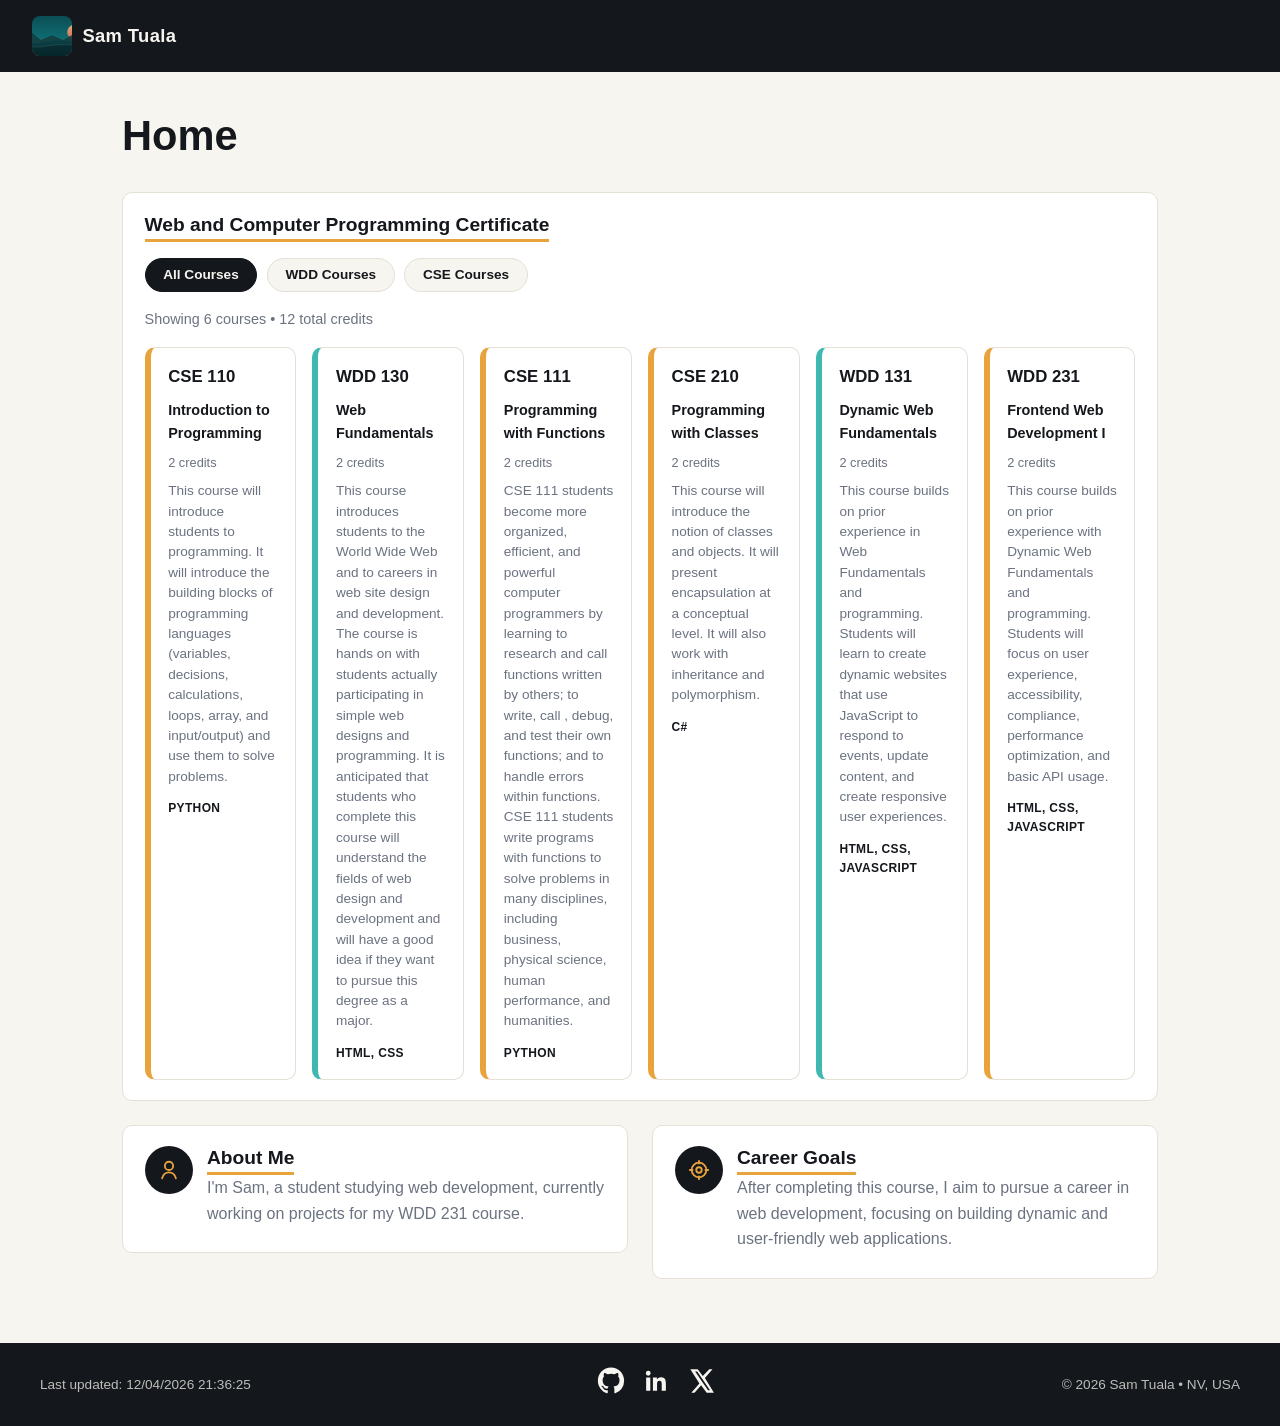
<file: index.html>
<!DOCTYPE html>
<html lang="en">
<head>
  <meta charset="UTF-8">
  <meta name="viewport" content="width=device-width, initial-scale=1.0">
  <title>Sam Tuala | WDD 231 Home</title>
  <meta name="description" content="Home page for Sam Tuala's WDD 231 course projects, including the Chamber of Commerce site and final project.">
  <meta name="author" content="Sam Tuala">

    <link rel="preconnect" href="https://fonts.googleapis.com">
    <link rel="preconnect" href="https://fonts.gstatic.com" crossorigin>
    <link href="https://fonts.googleapis.com/css2?family=Roboto:ital,wght@0,100..900;1,100..900&display=swap" rel="stylesheet">
  <link rel="stylesheet" href="styles/normalize.css">
  <link rel="stylesheet" href="styles/small.css">
  <link rel="stylesheet" href="styles/larger.css">

  <script src="scripts/navigation.js" defer></script>
  <script src="scripts/date.js" defer></script>
  <script src="scripts/courses.js" defer></script>
  <script src="scripts/course.js" defer></script>
</head>
<body>

  <header>
    <div class="brand">
      <img src="images/logo.svg" alt="" width="40" height="40" class="logo">
      <span class="site-name">Sam Tuala</span>
    </div>
    <button id="menuToggle" class="hamburger" aria-label="Open menu" aria-expanded="false" aria-controls="primaryNav">
      <span></span>
      <span></span>
      <span></span>
    </button>
    <nav id="primaryNav">
      <ul>
        <li><a href="index.html" aria-current="page">Home</a></li>
        <li><a href="chamber/index.html">Chamber</a></li>
        <li><a href="final/index.html">Final</a></li>
      </ul>
    </nav>
  </header>

  <main>
    <h1>Home</h1>

    <section class="about">
      <div class="icon-badge" aria-hidden="true">
        <svg viewBox="0 0 24 24" width="22" height="22"><path fill="none" stroke="currentColor" stroke-width="2" stroke-linecap="round" stroke-linejoin="round" d="M12 12a4.5 4.5 0 1 0 0-9 4.5 4.5 0 0 0 0 9Zm-7.5 9c1-4 4-6.5 7.5-6.5s6.5 2.5 7.5 6.5"/></svg>
      </div>
      <div class="section-body">
        <h2>About Me</h2>
        <p>I'm Sam, a student studying web development, currently working on projects for my WDD 231 course.</p>
      </div>
    </section>

    <section class="certificate" id="certificate">
      <h2>Web and Computer Programming Certificate</h2>

      <div class="course-filters" role="group" aria-label="Filter courses by subject">
        <button class="filter-btn active" data-filter="all" type="button">All Courses</button>
        <button class="filter-btn" data-filter="wdd" type="button">WDD Courses</button>
        <button class="filter-btn" data-filter="cse" type="button">CSE Courses</button>
      </div>

      <p class="course-summary">
        Showing <span id="courseCount">0</span> courses &bull; <span id="creditCount">0</span> total credits
      </p>

      <div class="course-list" id="courseList"></div>
    </section>

    <section class="career">
      <div class="icon-badge" aria-hidden="true">
        <svg viewBox="0 0 24 24" width="22" height="22"><circle cx="12" cy="12" r="8" fill="none" stroke="currentColor" stroke-width="2"/><circle cx="12" cy="12" r="3" fill="none" stroke="currentColor" stroke-width="2"/><path stroke="currentColor" stroke-width="2" stroke-linecap="round" d="M12 2v3M12 19v3M2 12h3M19 12h3"/></svg>
      </div>
      <div class="section-body">
        <h2>Career Goals</h2>
        <p>After completing this course, I aim to pursue a career in web development, focusing on building dynamic and user-friendly web applications.</p>
      </div>
    </section>
  </main>

  <footer>
    <div class="social">
      <a href="https://github.com/usoguacho" target="_blank" rel="noopener" aria-label="GitHub profile">
        <svg viewBox="0 0 24 24" width="28" height="28" aria-hidden="true"><path fill="currentColor" d="M12 .5C5.73.5.75 5.48.75 11.75c0 4.99 3.24 9.22 7.74 10.72.57.1.78-.25.78-.55v-2.06c-3.15.68-3.81-1.34-3.81-1.34-.51-1.31-1.25-1.66-1.25-1.66-1.02-.7.08-.69.08-.69 1.13.08 1.72 1.16 1.72 1.16 1 1.72 2.63 1.22 3.27.93.1-.73.39-1.22.71-1.5-2.51-.29-5.15-1.26-5.15-5.6 0-1.24.44-2.25 1.16-3.04-.12-.29-.5-1.45.11-3.02 0 0 .95-.31 3.12 1.16a10.7 10.7 0 0 1 5.68 0c2.16-1.47 3.11-1.16 3.11-1.16.62 1.57.23 2.73.11 3.02.72.79 1.16 1.8 1.16 3.04 0 4.36-2.65 5.31-5.17 5.59.41.35.76 1.04.76 2.11v3.13c0 .3.21.66.79.55A11.26 11.26 0 0 0 23.25 11.75C23.25 5.48 18.27.5 12 .5Z"/></svg>
      </a>
      <a href="https://www.linkedin.com/in/samuel-tuala-50111266/" target="_blank" rel="noopener" aria-label="LinkedIn profile">
        <svg viewBox="0 0 24 24" width="28" height="28" aria-hidden="true"><path fill="currentColor" d="M20.45 20.45h-3.55v-5.57c0-1.33-.02-3.03-1.85-3.03-1.86 0-2.14 1.45-2.14 2.94v5.66H9.36V9h3.41v1.56h.05c.48-.9 1.64-1.85 3.37-1.85 3.6 0 4.27 2.37 4.27 5.46v6.28ZM5.34 7.43a2.06 2.06 0 1 1 0-4.12 2.06 2.06 0 0 1 0 4.12ZM7.12 20.45H3.56V9h3.56v11.45Z"/></svg>
      </a>
      <a href="https://x.com/" target="_blank" rel="noopener" aria-label="X (Twitter) profile">
        <svg viewBox="0 0 24 24" width="28" height="28" aria-hidden="true"><path fill="currentColor" d="M18.24 2H21l-6.5 7.43L22.2 22h-6.16l-4.83-6.32L5.6 22H2.83l6.95-7.95L2 2h6.32l4.37 5.78L18.24 2Zm-1.08 18h1.7L7.9 3.9H6.1L17.16 20Z"/></svg>
      </a>
    </div>

    <p class="copyright">&copy; <span id="currentYear"></span> Sam Tuala &bull; NV, USA</p>
    <p id="lastModified"></p>
  </footer>

</body>
</html>
</file>
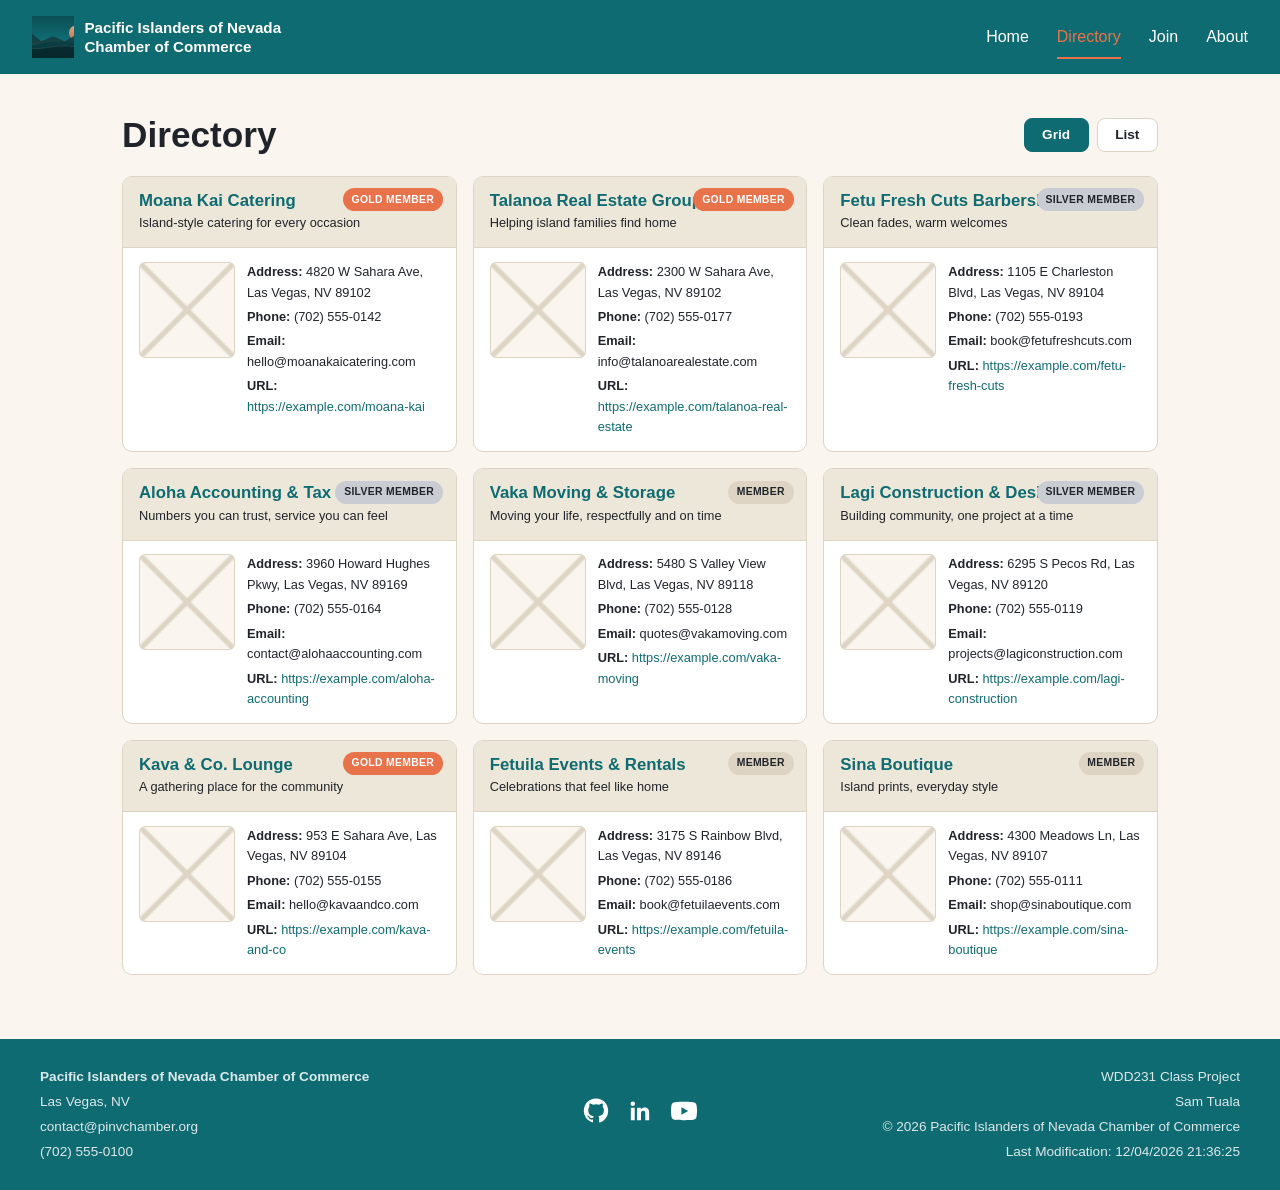
<file: chamber/directory.html>
<!DOCTYPE html>
<html lang="en">
<head>
  <meta charset="UTF-8">
  <meta name="viewport" content="width=device-width, initial-scale=1.0">
  <title>Directory | Pacific Islanders of Nevada Chamber of Commerce</title>
  <meta name="description" content="Browse member businesses of the Pacific Islanders of Nevada Chamber of Commerce.">
  <meta name="author" content="Sam Tuala">

  <link rel="icon" href="images/favicon.ico">

  <meta property="og:title" content="Directory | Pacific Islanders of Nevada Chamber">
  <meta property="og:description" content="Browse member businesses of the Pacific Islanders of Nevada Chamber of Commerce, from catering and real estate to barbershops and boutiques.">
  <meta property="og:image" content="https://usoguacho.github.io/wdd231/chamber/images/logo.svg">
  <meta property="og:url" content="https://usoguacho.github.io/wdd231/chamber/directory.html">

  <link rel="preconnect" href="https://fonts.googleapis.com">
    <link rel="preconnect" href="https://fonts.gstatic.com" crossorigin>
    <link href="https://fonts.googleapis.com/css2?family=Roboto:ital,wght@0,100..900;1,100..900&display=swap" rel="stylesheet">

  <link rel="stylesheet" href="styles/normalize.css">
  <link rel="stylesheet" href="styles/small.css">
  <link rel="stylesheet" href="styles/larger.css">

  <script src="scripts/navigation.js" defer></script>
  <script src="scripts/date.js" defer></script>
  <script src="scripts/directory.js" defer></script>
</head>
<body>

  <header>
    <div class="brand">
      <img src="images/logo.svg" alt="" width="42" height="42" class="logo">
      <span class="site-name">Pacific Islanders of Nevada<br>Chamber of Commerce</span>
    </div>
    <button id="menuToggle" class="hamburger" aria-label="Open menu" aria-expanded="false" aria-controls="primaryNav">
      <span></span>
      <span></span>
      <span></span>
    </button>
    <nav id="primaryNav">
      <ul>
        <li><a href="index.html">Home</a></li>
        <li><a href="directory.html" aria-current="page">Directory</a></li>
        <li><a href="join.html">Join</a></li>
        <li><a href="about.html">About</a></li>
      </ul>
    </nav>
  </header>

  <main>
    <div class="directory-header">
      <h1>Directory</h1>
      <div class="view-toggle" role="group" aria-label="Choose directory view">
        <button id="gridBtn" class="view-btn active" type="button" aria-pressed="true">Grid</button>
        <button id="listBtn" class="view-btn" type="button" aria-pressed="false">List</button>
      </div>
    </div>

    <div id="directoryList" class="directory-list grid-view"></div>
  </main>

  <footer>
    <div class="footer-info">
      <p><strong>Pacific Islanders of Nevada Chamber of Commerce</strong></p>
      <p>Las Vegas, NV</p>
      <p>contact@pinvchamber.org</p>
      <p>(702) 555-0100</p>
    </div>

    <div class="social">
      <a href="https://github.com/usoguacho" target="_blank" rel="noopener" aria-label="GitHub profile">
        <svg viewBox="0 0 24 24" width="26" height="26" aria-hidden="true"><path fill="currentColor" d="M12 .5C5.73.5.75 5.48.75 11.75c0 4.99 3.24 9.22 7.74 10.72.57.1.78-.25.78-.55v-2.06c-3.15.68-3.81-1.34-3.81-1.34-.51-1.31-1.25-1.66-1.25-1.66-1.02-.7.08-.69.08-.69 1.13.08 1.72 1.16 1.72 1.16 1 1.72 2.63 1.22 3.27.93.1-.73.39-1.22.71-1.5-2.51-.29-5.15-1.26-5.15-5.6 0-1.24.44-2.25 1.16-3.04-.12-.29-.5-1.45.11-3.02 0 0 .95-.31 3.12 1.16a10.7 10.7 0 0 1 5.68 0c2.16-1.47 3.11-1.16 3.11-1.16.62 1.57.23 2.73.11 3.02.72.79 1.16 1.8 1.16 3.04 0 4.36-2.65 5.31-5.17 5.59.41.35.76 1.04.76 2.11v3.13c0 .3.21.66.79.55A11.26 11.26 0 0 0 23.25 11.75C23.25 5.48 18.27.5 12 .5Z"/></svg>
      </a>
      <a href="https://www.linkedin.com/" target="_blank" rel="noopener" aria-label="LinkedIn profile">
        <svg viewBox="0 0 24 24" width="26" height="26" aria-hidden="true"><path fill="currentColor" d="M20.45 20.45h-3.55v-5.57c0-1.33-.02-3.03-1.85-3.03-1.86 0-2.14 1.45-2.14 2.94v5.66H9.36V9h3.41v1.56h.05c.48-.9 1.64-1.85 3.37-1.85 3.6 0 4.27 2.37 4.27 5.46v6.28ZM5.34 7.43a2.06 2.06 0 1 1 0-4.12 2.06 2.06 0 0 1 0 4.12ZM7.12 20.45H3.56V9h3.56v11.45Z"/></svg>
      </a>
      <a href="https://youtube.com" target="_blank" rel="noopener" aria-label="YouTube channel">
        <svg viewBox="0 0 24 24" width="26" height="26" aria-hidden="true"><path fill="currentColor" d="M23.5 6.2a3 3 0 0 0-2.1-2.1C19.5 3.5 12 3.5 12 3.5s-7.5 0-9.4.6A3 3 0 0 0 .5 6.2 31 31 0 0 0 0 12a31 31 0 0 0 .5 5.8 3 3 0 0 0 2.1 2.1c1.9.6 9.4.6 9.4.6s7.5 0 9.4-.6a3 3 0 0 0 2.1-2.1A31 31 0 0 0 24 12a31 31 0 0 0-.5-5.8ZM9.6 15.5v-7l6.3 3.5-6.3 3.5Z"/></svg>
      </a>
    </div>

    <div class="footer-meta">
      <p>WDD231 Class Project</p>
      <p>Sam Tuala</p>
      <p>&copy; <span id="currentYear"></span> Pacific Islanders of Nevada Chamber of Commerce</p>
      <p id="lastModified"></p>
    </div>
  </footer>

</body>
</html>
</file>
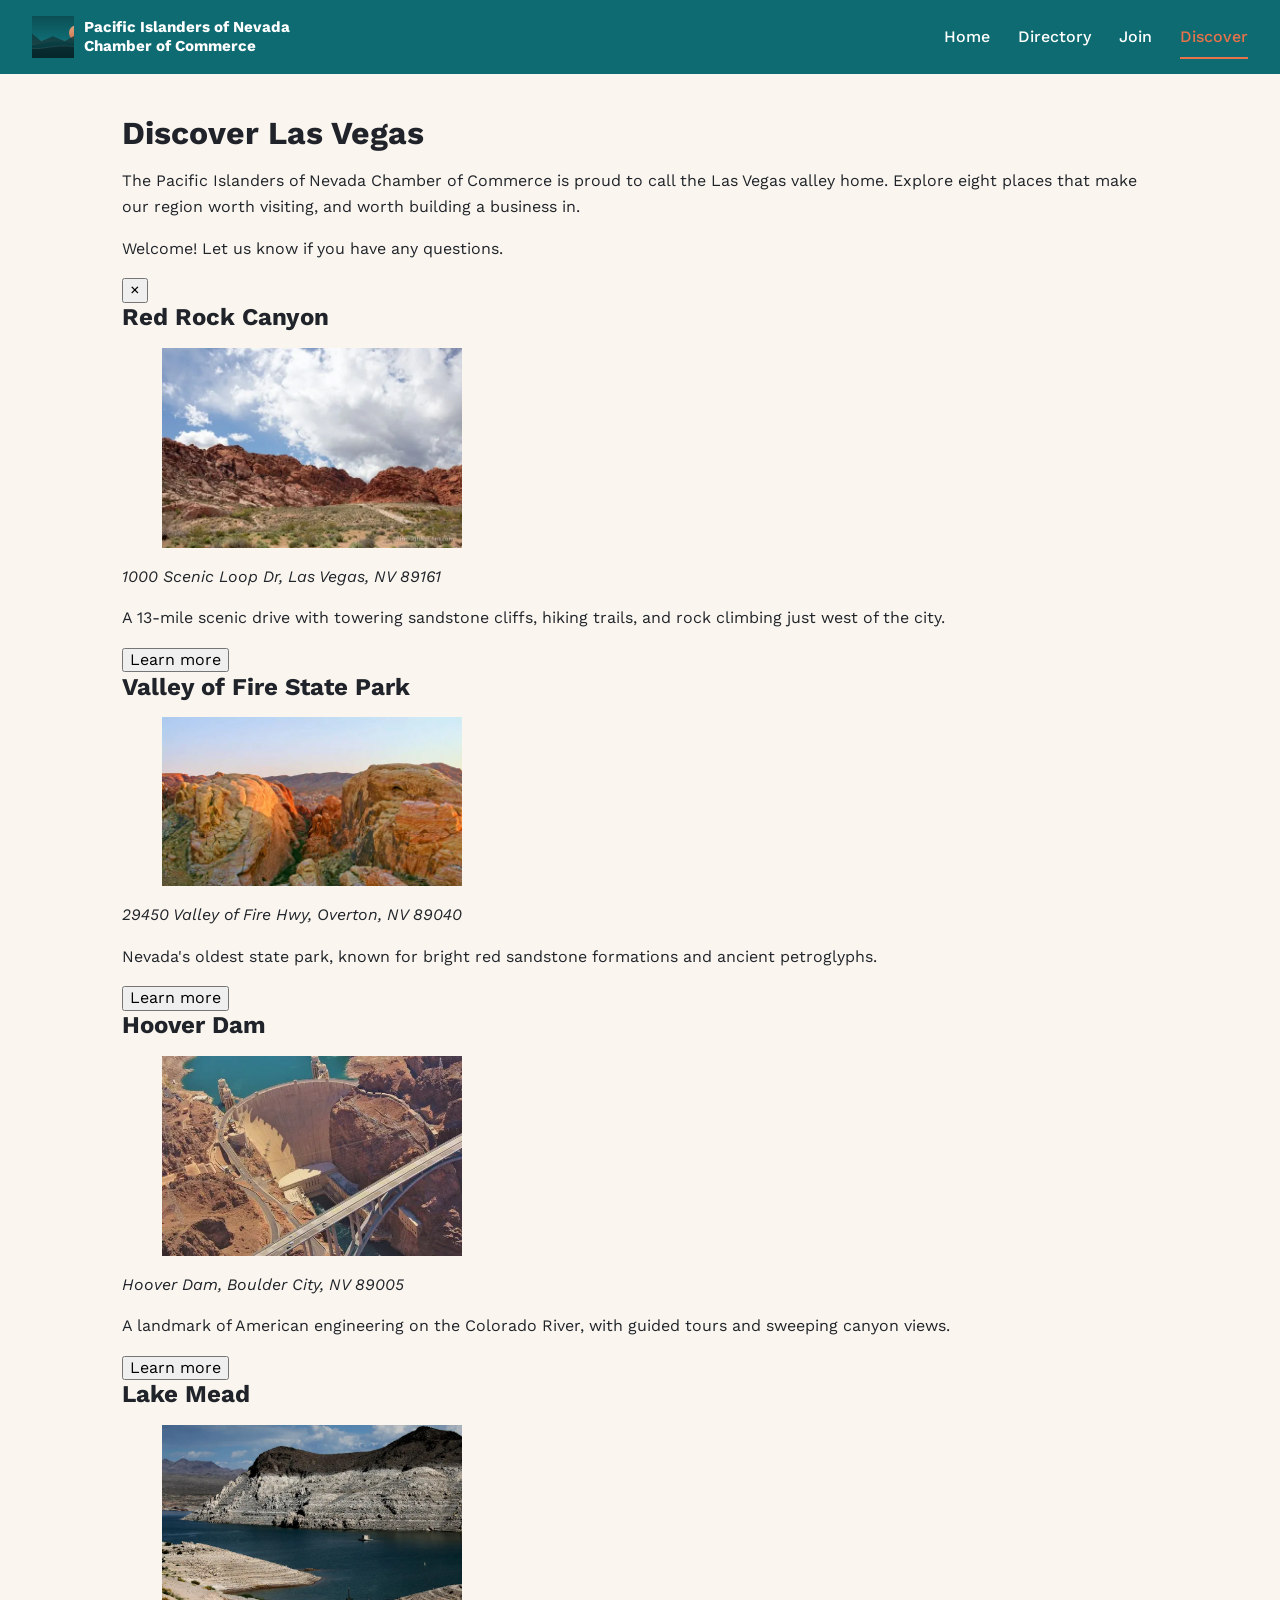
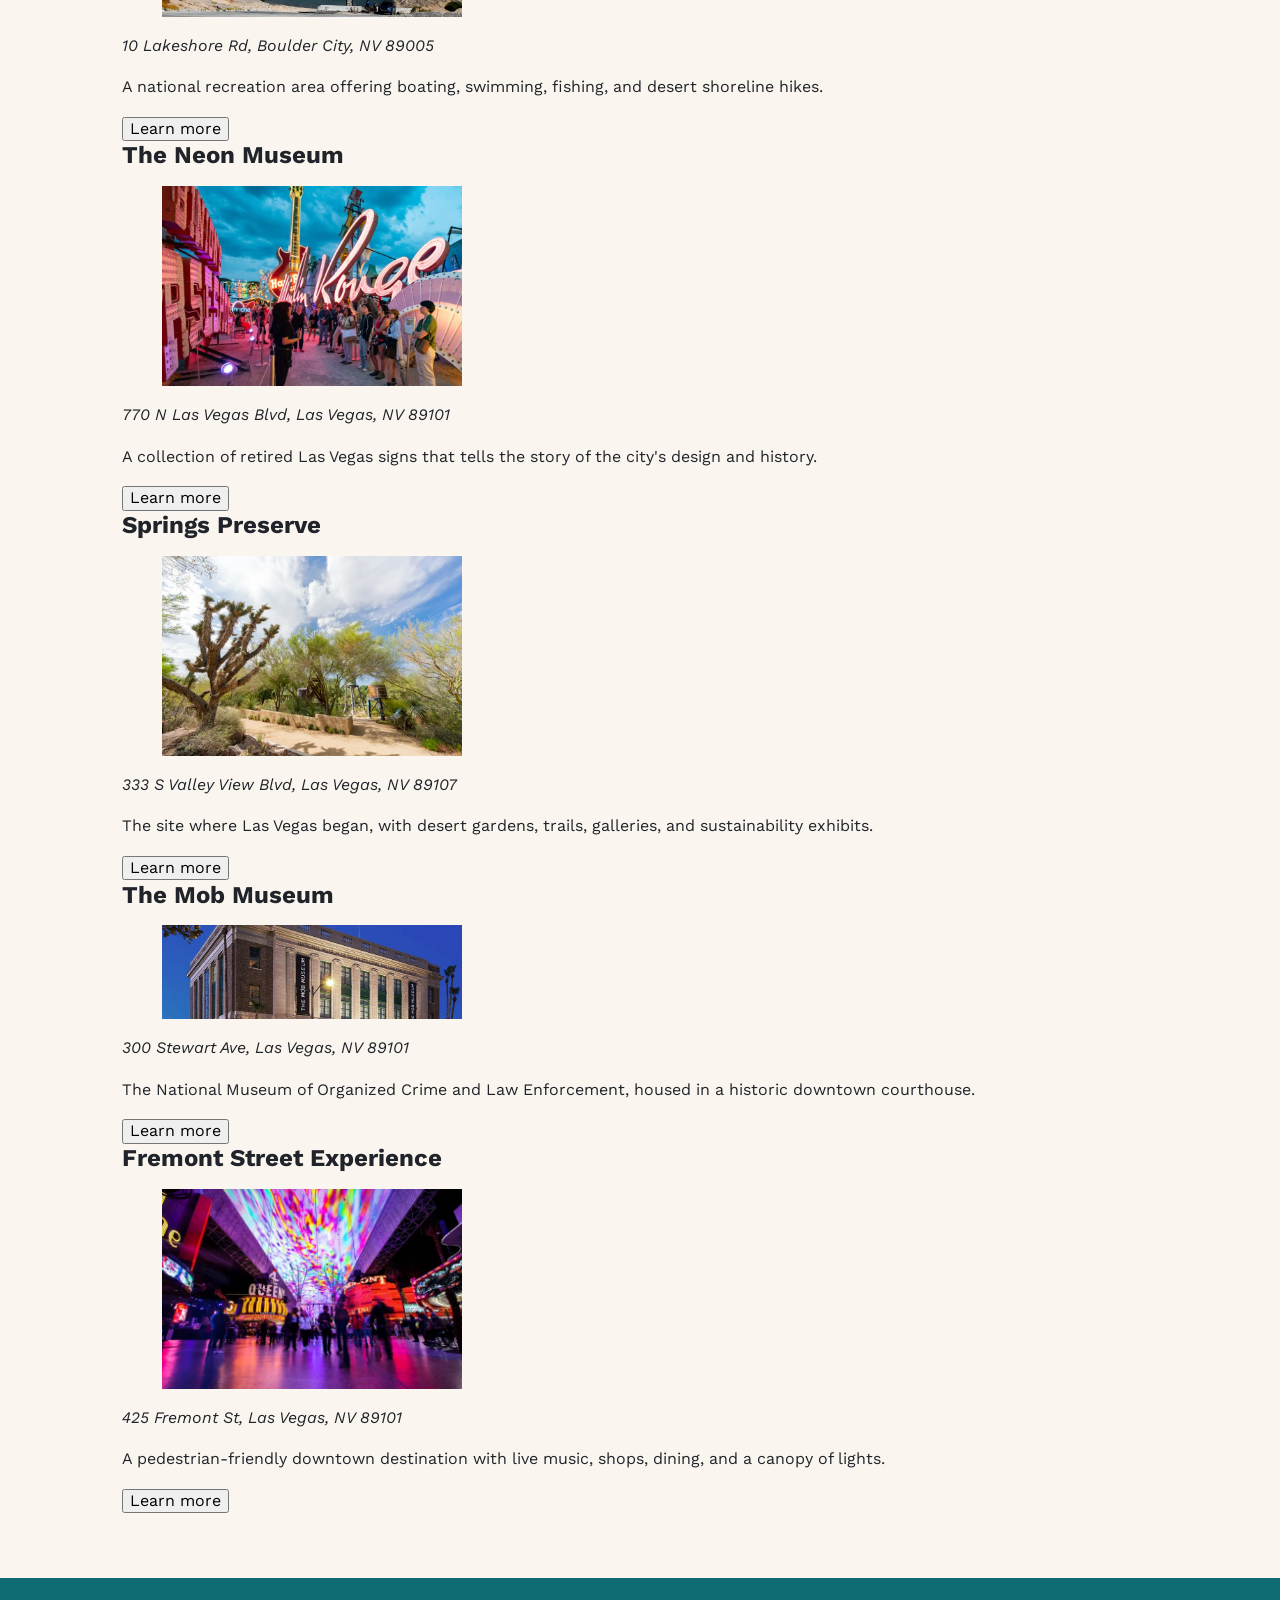
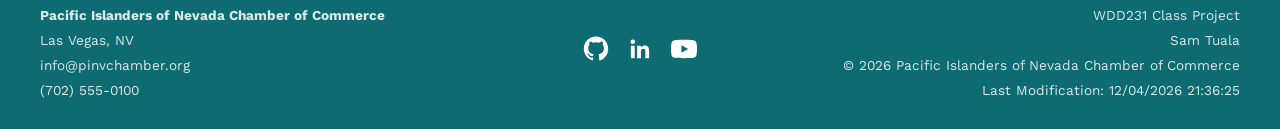
<file: chamber/discover.html>
<!DOCTYPE html>
<html lang="en">
<head>
  <meta charset="UTF-8">
  <meta name="viewport" content="width=device-width, initial-scale=1.0">
  <title>Discover Las Vegas | Pacific Islanders of Nevada Chamber</title>
  <meta name="description" content="Explore eight Las Vegas area attractions, from Red Rock Canyon to Hoover Dam, curated by the Pacific Islanders of Nevada Chamber of Commerce.">
  <meta name="author" content="Your Name">

  <link rel="icon" href="images/logo.svg" type="image/svg+xml">

  <meta property="og:title" content="Discover Las Vegas | Pacific Islanders of Nevada Chamber">
  <meta property="og:description" content="Explore eight Las Vegas area attractions, from Red Rock Canyon to Hoover Dam, curated by the Pacific Islanders of Nevada Chamber of Commerce.">
  <meta property="og:image" content="https://usoguacho.github.io/wdd231/chamber/images/og-image.png">
  <meta property="og:url" content="https://usoguacho.github.io/wdd231/chamber/discover.html">
  <meta property="og:type" content="website">

  <link rel="preconnect" href="https://fonts.googleapis.com">
  <link rel="preconnect" href="https://fonts.gstatic.com" crossorigin>
  <link href="https://fonts.googleapis.com/css2?family=Work+Sans:wght@400;500;600;700&display=swap" rel="stylesheet">

  <link rel="stylesheet" href="styles/normalize.css">
  <link rel="stylesheet" href="styles/small.css">
  <link rel="stylesheet" href="styles/medium.css">
  <link rel="stylesheet" href="styles/larger.css">

  <script src="scripts/navigation.js" defer></script>
  <script src="scripts/date.js" defer></script>
  <script type="module" src="scripts/visit.js"></script>
  <script type="module" src="scripts/discover.js"></script>
</head>
<body>

  <header>
    <div class="brand">
      <img src="images/logo.svg" alt="" width="42" height="42" class="logo">
      <span class="site-name">Pacific Islanders of Nevada<br>Chamber of Commerce</span>
    </div>
    <button id="menuToggle" class="hamburger" aria-label="Open menu" aria-expanded="false" aria-controls="primaryNav">
      <span></span>
      <span></span>
      <span></span>
    </button>
    <nav id="primaryNav">
      <ul>
        <li><a href="index.html">Home</a></li>
        <li><a href="directory.html">Directory</a></li>
        <li><a href="join.html">Join</a></li>
        <li><a href="discover.html" aria-current="page">Discover</a></li>
      </ul>
    </nav>
  </header>

  <main>
    <h1>Discover Las Vegas</h1>
    <p class="page-intro">The Pacific Islanders of Nevada Chamber of Commerce is proud to call the Las Vegas valley home. Explore eight places that make our region worth visiting, and worth building a business in.</p>

    <div id="visitMessage" class="visit-message" role="status">
      <p id="visitMessageText"></p>
      <button id="visitClose" type="button" aria-label="Dismiss visit message">&times;</button>
    </div>

    <div id="discoverGrid" class="discover-grid"></div>
  </main>

  <footer>
    <div class="footer-info">
      <p><strong>Pacific Islanders of Nevada Chamber of Commerce</strong></p>
      <p>Las Vegas, NV</p>
      <p>info@pinvchamber.org</p>
      <p>(702) 555-0100</p>
    </div>

    <div class="social">
      <a href="https://github.com/usoguacho" target="_blank" rel="noopener" aria-label="GitHub profile">
        <svg viewBox="0 0 24 24" width="26" height="26" aria-hidden="true"><path fill="currentColor" d="M12 .5C5.73.5.75 5.48.75 11.75c0 4.99 3.24 9.22 7.74 10.72.57.1.78-.25.78-.55v-2.06c-3.15.68-3.81-1.34-3.81-1.34-.51-1.31-1.25-1.66-1.25-1.66-1.02-.7.08-.69.08-.69 1.13.08 1.72 1.16 1.72 1.16 1 1.72 2.63 1.22 3.27.93.1-.73.39-1.22.71-1.5-2.51-.29-5.15-1.26-5.15-5.6 0-1.24.44-2.25 1.16-3.04-.12-.29-.5-1.45.11-3.02 0 0 .95-.31 3.12 1.16a10.7 10.7 0 0 1 5.68 0c2.16-1.47 3.11-1.16 3.11-1.16.62 1.57.23 2.73.11 3.02.72.79 1.16 1.8 1.16 3.04 0 4.36-2.65 5.31-5.17 5.59.41.35.76 1.04.76 2.11v3.13c0 .3.21.66.79.55A11.26 11.26 0 0 0 23.25 11.75C23.25 5.48 18.27.5 12 .5Z"/></svg>
      </a>
      <a href="https://www.linkedin.com/in/yourusername" target="_blank" rel="noopener" aria-label="LinkedIn profile">
        <svg viewBox="0 0 24 24" width="26" height="26" aria-hidden="true"><path fill="currentColor" d="M20.45 20.45h-3.55v-5.57c0-1.33-.02-3.03-1.85-3.03-1.86 0-2.14 1.45-2.14 2.94v5.66H9.36V9h3.41v1.56h.05c.48-.9 1.64-1.85 3.37-1.85 3.6 0 4.27 2.37 4.27 5.46v6.28ZM5.34 7.43a2.06 2.06 0 1 1 0-4.12 2.06 2.06 0 0 1 0 4.12ZM7.12 20.45H3.56V9h3.56v11.45Z"/></svg>
      </a>
      <a href="https://youtube.com" target="_blank" rel="noopener" aria-label="YouTube channel">
        <svg viewBox="0 0 24 24" width="26" height="26" aria-hidden="true"><path fill="currentColor" d="M23.5 6.2a3 3 0 0 0-2.1-2.1C19.5 3.5 12 3.5 12 3.5s-7.5 0-9.4.6A3 3 0 0 0 .5 6.2 31 31 0 0 0 0 12a31 31 0 0 0 .5 5.8 3 3 0 0 0 2.1 2.1c1.9.6 9.4.6 9.4.6s7.5 0 9.4-.6a3 3 0 0 0 2.1-2.1A31 31 0 0 0 24 12a31 31 0 0 0-.5-5.8ZM9.6 15.5v-7l6.3 3.5-6.3 3.5Z"/></svg>
      </a>
    </div>

    <div class="footer-meta">
      <p>WDD231 Class Project</p>
      <p>Sam Tuala</p>
      <p>&copy; <span id="currentYear"></span> Pacific Islanders of Nevada Chamber of Commerce</p>
      <p id="lastModified"></p>
    </div>
  </footer>

</body>
</html>
</file>
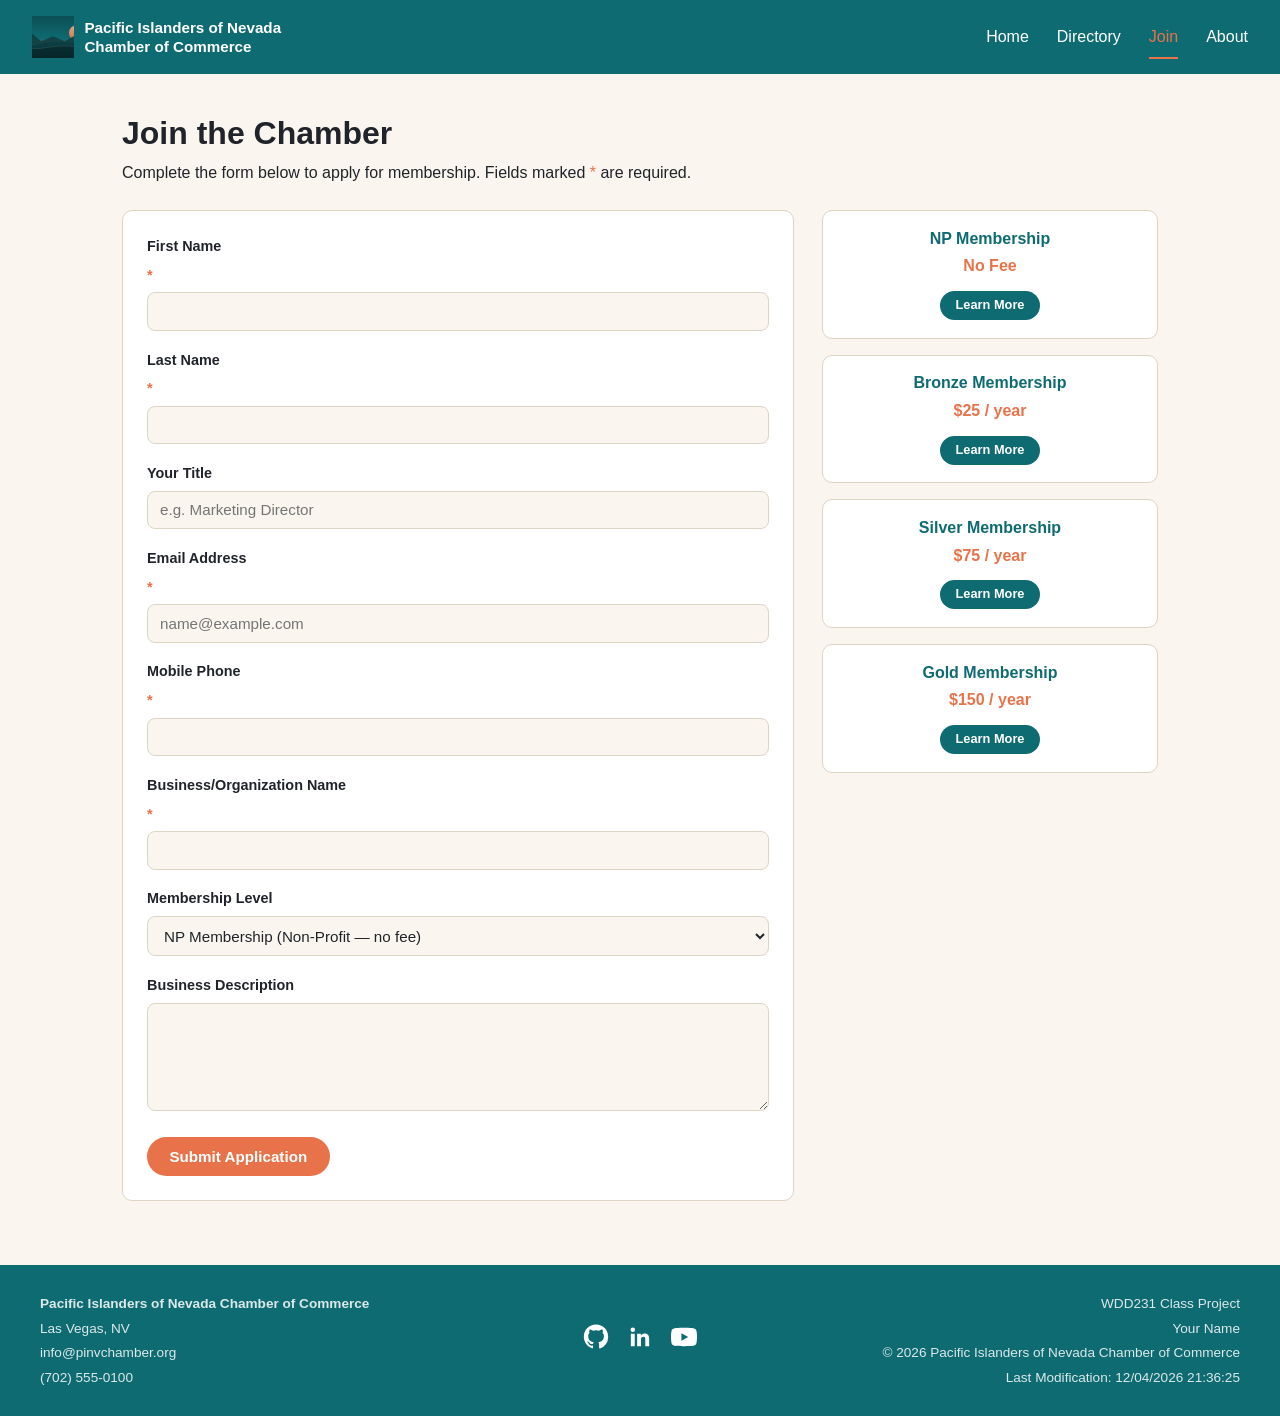
<file: chamber/Join.html>
<!DOCTYPE html>
<html lang="en">
<head>
  <meta charset="UTF-8">
  <meta name="viewport" content="width=device-width, initial-scale=1.0">
  <title>Join | Pacific Islanders of Nevada Chamber of Commerce</title>
  <meta name="description" content="Apply for membership with the Pacific Islanders of Nevada Chamber of Commerce.">
  <meta name="author" content="Your Name">

  <link rel="icon" href="images/logo.svg" type="image/svg+xml">

  <meta property="og:title" content="Join | Pacific Islanders of Nevada Chamber of Commerce">
  <meta property="og:description" content="Apply for chamber membership and connect with Pacific Islander-owned businesses across Las Vegas, Nevada. Join a growing community of entrepreneurs.">
  <meta property="og:image" content="https://usoguacho.github.io/wdd231/chamber/images/og-image.png">
  <meta property="og:url" content="https://usoguacho.github.io/wdd231/chamber/join.html">
  <meta property="og:type" content="website">

    <link rel="preconnect" href="https://fonts.googleapis.com">
    <link rel="preconnect" href="https://fonts.gstatic.com" crossorigin>
    <link href="https://fonts.googleapis.com/css2?family=Roboto:ital,wght@0,100..900;1,100..900&display=swap" rel="stylesheet">

  <link rel="stylesheet" href="styles/normalize.css">
  <link rel="stylesheet" href="styles/small.css">
  <link rel="stylesheet" href="styles/larger.css">

  <script src="scripts/navigation.js" defer></script>
  <script src="scripts/date.js" defer></script>
  <script src="scripts/timestamp.js" defer></script>
  <script src="scripts/modals.js" defer></script>
</head>
<body>

  <header>
    <div class="brand">
      <img src="images/logo.svg" alt="" width="42" height="42" class="logo">
      <span class="site-name">Pacific Islanders of Nevada<br>Chamber of Commerce</span>
    </div>
    <button id="menuToggle" class="hamburger" aria-label="Open menu" aria-expanded="false" aria-controls="primaryNav">
      <span></span>
      <span></span>
      <span></span>
    </button>
    <nav id="primaryNav">
      <ul>
        <li><a href="index.html">Home</a></li>
        <li><a href="directory.html">Directory</a></li>
        <li><a href="join.html" aria-current="page">Join</a></li>
        <li><a href="about.html">About</a></li>
      </ul>
    </nav>
  </header>

  <main>
    <h1>Join the Chamber</h1>
    <p class="join-intro">Complete the form below to apply for membership. Fields marked <span class="required-mark">*</span> are required.</p>

    <div class="join-layout">

      <form class="join-form" method="get" action="thankyou.html">

        <label for="fname">First Name <span class="required-mark">*</span>
          <input type="text" id="fname" name="fname" title="First Name" autocomplete="given-name" required>
        </label>

        <label for="lname">Last Name <span class="required-mark">*</span>
          <input type="text" id="lname" name="lname" title="Last Name" autocomplete="family-name" required>
        </label>

        <label for="orgtitle">Your Title
          <input type="text" id="orgtitle" name="orgtitle" title="Organizational Title" autocomplete="organization-title" pattern="[A-Za-z\s\-]{7,}" placeholder="e.g. Marketing Director">
        </label>

        <label for="email">Email Address <span class="required-mark">*</span>
          <input type="email" id="email" name="email" title="Email Address" autocomplete="email" placeholder="name@example.com" required>
        </label>

        <label for="phone">Mobile Phone <span class="required-mark">*</span>
          <input type="tel" id="phone" name="phone" title="Mobile Phone Number" autocomplete="tel" required>
        </label>

        <label for="orgname">Business/Organization Name <span class="required-mark">*</span>
          <input type="text" id="orgname" name="orgname" title="Business or Organization Name" autocomplete="organization" required>
        </label>

        <label for="level">Membership Level
          <select id="level" name="level" title="Membership Level">
            <option value="np">NP Membership (Non-Profit — no fee)</option>
            <option value="bronze">Bronze Membership</option>
            <option value="silver">Silver Membership</option>
            <option value="gold">Gold Membership</option>
          </select>
        </label>

        <label for="description">Business Description
          <textarea id="description" name="description" title="Business Description" rows="5"></textarea>
        </label>

        <input type="hidden" id="timestamp" name="timestamp">

        <button type="submit" class="cta">Submit Application</button>
      </form>

      <div class="membership-cards">

        <div class="membership-card level-np">
          <h2>NP Membership</h2>
          <p class="price">No Fee</p>
          <button type="button" class="modal-link" data-modal-target="dialogNp">Learn More</button>
        </div>

        <div class="membership-card level-bronze">
          <h2>Bronze Membership</h2>
          <p class="price">$25 / year</p>
          <button type="button" class="modal-link" data-modal-target="dialogBronze">Learn More</button>
        </div>

        <div class="membership-card level-silver">
          <h2>Silver Membership</h2>
          <p class="price">$75 / year</p>
          <button type="button" class="modal-link" data-modal-target="dialogSilver">Learn More</button>
        </div>

        <div class="membership-card level-gold">
          <h2>Gold Membership</h2>
          <p class="price">$150 / year</p>
          <button type="button" class="modal-link" data-modal-target="dialogGold">Learn More</button>
        </div>

      </div>
    </div>

    <!-- Membership benefit modals -->

    <dialog id="dialogNp" class="membership-dialog">
      <h2>NP Membership</h2>
      <p class="price">No Fee</p>
      <ul>
        <li>Listing in the online business directory</li>
        <li>Access to monthly community newsletter</li>
        <li>Invitation to open networking events</li>
      </ul>
      <button type="button" class="dialog-close" data-modal-close>Close</button>
    </dialog>

    <dialog id="dialogBronze" class="membership-dialog">
      <h2>Bronze Membership</h2>
      <p class="price">$25 / year</p>
      <ul>
        <li>Everything in NP Membership</li>
        <li>Discounted tickets to chamber events</li>
        <li>Access to member-only workshops</li>
      </ul>
      <button type="button" class="dialog-close" data-modal-close>Close</button>
    </dialog>

    <dialog id="dialogSilver" class="membership-dialog">
      <h2>Silver Membership</h2>
      <p class="price">$75 / year</p>
      <ul>
        <li>Everything in Bronze Membership</li>
        <li>Business spotlight rotation on the home page</li>
        <li>Priority booth placement at chamber events</li>
      </ul>
      <button type="button" class="dialog-close" data-modal-close>Close</button>
    </dialog>

    <dialog id="dialogGold" class="membership-dialog">
      <h2>Gold Membership</h2>
      <p class="price">$150 / year</p>
      <ul>
        <li>Everything in Silver Membership</li>
        <li>Featured "Gold Member" badge in the directory</li>
        <li>One complimentary sponsorship per year</li>
        <li>Direct advertising placement in the newsletter</li>
      </ul>
      <button type="button" class="dialog-close" data-modal-close>Close</button>
    </dialog>

  </main>

  <footer>
    <div class="footer-info">
      <p><strong>Pacific Islanders of Nevada Chamber of Commerce</strong></p>
      <p>Las Vegas, NV</p>
      <p>info@pinvchamber.org</p>
      <p>(702) 555-0100</p>
    </div>

    <div class="social">
      <a href="https://github.com/usoguacho" target="_blank" rel="noopener" aria-label="GitHub profile">
        <svg viewBox="0 0 24 24" width="26" height="26" aria-hidden="true"><path fill="currentColor" d="M12 .5C5.73.5.75 5.48.75 11.75c0 4.99 3.24 9.22 7.74 10.72.57.1.78-.25.78-.55v-2.06c-3.15.68-3.81-1.34-3.81-1.34-.51-1.31-1.25-1.66-1.25-1.66-1.02-.7.08-.69.08-.69 1.13.08 1.72 1.16 1.72 1.16 1 1.72 2.63 1.22 3.27.93.1-.73.39-1.22.71-1.5-2.51-.29-5.15-1.26-5.15-5.6 0-1.24.44-2.25 1.16-3.04-.12-.29-.5-1.45.11-3.02 0 0 .95-.31 3.12 1.16a10.7 10.7 0 0 1 5.68 0c2.16-1.47 3.11-1.16 3.11-1.16.62 1.57.23 2.73.11 3.02.72.79 1.16 1.8 1.16 3.04 0 4.36-2.65 5.31-5.17 5.59.41.35.76 1.04.76 2.11v3.13c0 .3.21.66.79.55A11.26 11.26 0 0 0 23.25 11.75C23.25 5.48 18.27.5 12 .5Z"/></svg>
      </a>
      <a href="https://www.linkedin.com/" target="_blank" rel="noopener" aria-label="LinkedIn profile">
        <svg viewBox="0 0 24 24" width="26" height="26" aria-hidden="true"><path fill="currentColor" d="M20.45 20.45h-3.55v-5.57c0-1.33-.02-3.03-1.85-3.03-1.86 0-2.14 1.45-2.14 2.94v5.66H9.36V9h3.41v1.56h.05c.48-.9 1.64-1.85 3.37-1.85 3.6 0 4.27 2.37 4.27 5.46v6.28ZM5.34 7.43a2.06 2.06 0 1 1 0-4.12 2.06 2.06 0 0 1 0 4.12ZM7.12 20.45H3.56V9h3.56v11.45Z"/></svg>
      </a>
      <a href="https://youtube.com" target="_blank" rel="noopener" aria-label="YouTube channel">
        <svg viewBox="0 0 24 24" width="26" height="26" aria-hidden="true"><path fill="currentColor" d="M23.5 6.2a3 3 0 0 0-2.1-2.1C19.5 3.5 12 3.5 12 3.5s-7.5 0-9.4.6A3 3 0 0 0 .5 6.2 31 31 0 0 0 0 12a31 31 0 0 0 .5 5.8 3 3 0 0 0 2.1 2.1c1.9.6 9.4.6 9.4.6s7.5 0 9.4-.6a3 3 0 0 0 2.1-2.1A31 31 0 0 0 24 12a31 31 0 0 0-.5-5.8ZM9.6 15.5v-7l6.3 3.5-6.3 3.5Z"/></svg>
      </a>
    </div>

    <div class="footer-meta">
      <p>WDD231 Class Project</p>
      <p>Your Name</p>
      <p>&copy; <span id="currentYear"></span> Pacific Islanders of Nevada Chamber of Commerce</p>
      <p id="lastModified"></p>
    </div>
  </footer>

</body>
</html>
</file>
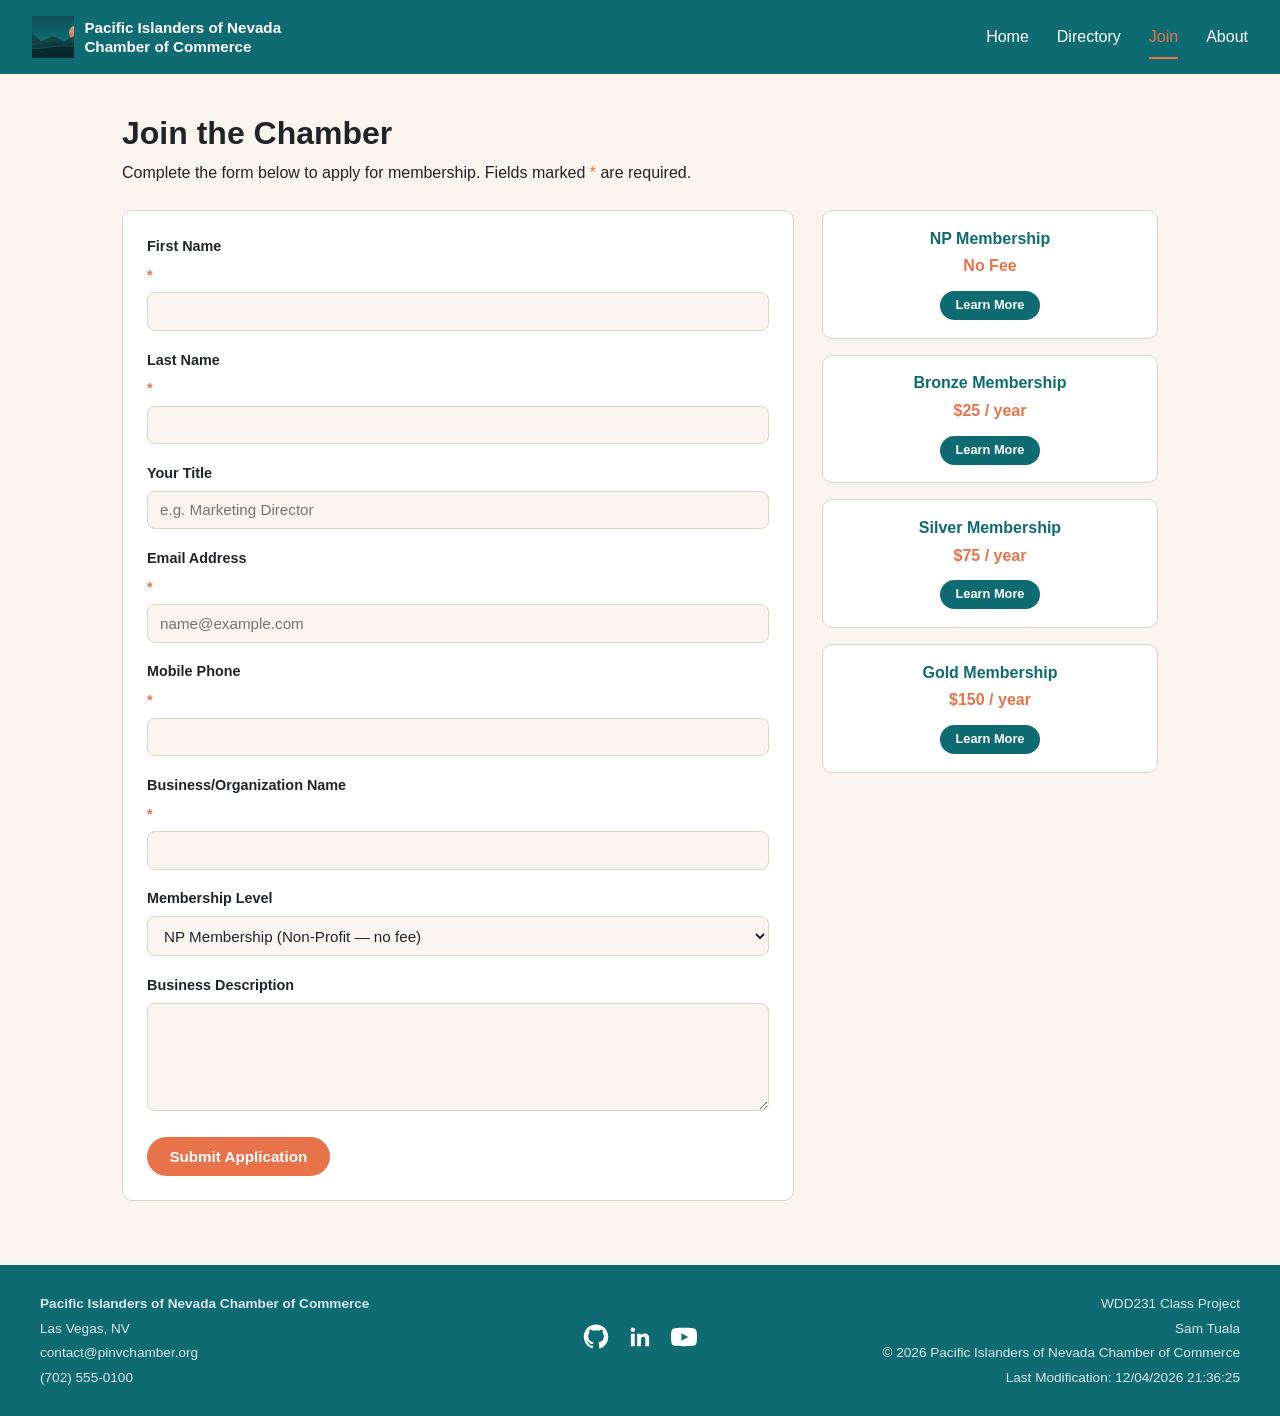
<file: chamber/join.html>
<!DOCTYPE html>
<html lang="en">
<head>
  <meta charset="UTF-8">
  <meta name="viewport" content="width=device-width, initial-scale=1.0">
  <title>Join | Pacific Islanders of Nevada Chamber of Commerce</title>
  <meta name="description" content="Apply for membership with the Pacific Islanders of Nevada Chamber of Commerce.">
  <meta name="author" content="Sam Tuala">

  <link rel="icon" href="images/logo.svg" type="image/svg+xml">

  <meta property="og:title" content="Join | Pacific Islanders of Nevada Chamber of Commerce">
  <meta property="og:description" content="Apply for chamber membership and connect with Pacific Islander-owned businesses across Las Vegas, Nevada. Join a growing community of entrepreneurs.">
  <meta property="og:image" content="https://usoguacho.github.io/wdd231/chamber/images/og-image.png">
  <meta property="og:url" content="https://usoguacho.github.io/wdd231/chamber/join.html">
  <meta property="og:type" content="website">

    <link rel="preconnect" href="https://fonts.googleapis.com">
    <link rel="preconnect" href="https://fonts.gstatic.com" crossorigin>
    <link href="https://fonts.googleapis.com/css2?family=Roboto:ital,wght@0,100..900;1,100..900&display=swap" rel="stylesheet">

  <link rel="stylesheet" href="styles/normalize.css">
  <link rel="stylesheet" href="styles/small.css">
  <link rel="stylesheet" href="styles/larger.css">

  <script src="scripts/navigation.js" defer></script>
  <script src="scripts/date.js" defer></script>
  <script src="scripts/timestamp.js" defer></script>
  <script src="scripts/modals.js" defer></script>
</head>
<body>

  <header>
    <div class="brand">
      <img src="images/logo.svg" alt="" width="42" height="42" class="logo">
      <span class="site-name">Pacific Islanders of Nevada<br>Chamber of Commerce</span>
    </div>
    <button id="menuToggle" class="hamburger" aria-label="Open menu" aria-expanded="false" aria-controls="primaryNav">
      <span></span>
      <span></span>
      <span></span>
    </button>
    <nav id="primaryNav">
      <ul>
        <li><a href="index.html">Home</a></li>
        <li><a href="directory.html">Directory</a></li>
        <li><a href="join.html" aria-current="page">Join</a></li>
        <li><a href="about.html">About</a></li>
      </ul>
    </nav>
  </header>

  <main>
    <h1>Join the Chamber</h1>
    <p class="join-intro">Complete the form below to apply for membership. Fields marked <span class="required-mark">*</span> are required.</p>

    <div class="join-layout">

      <form class="join-form" method="get" action="thankyou.html">

        <label for="fname">First Name <span class="required-mark">*</span>
          <input type="text" id="fname" name="fname" title="First Name" autocomplete="given-name" required>
        </label>

        <label for="lname">Last Name <span class="required-mark">*</span>
          <input type="text" id="lname" name="lname" title="Last Name" autocomplete="family-name" required>
        </label>

        <label for="orgtitle">Your Title
          <input type="text" id="orgtitle" name="orgtitle" title="Organizational Title" autocomplete="organization-title" pattern="[A-Za-z\s\-]{7,}" placeholder="e.g. Marketing Director">
        </label>

        <label for="email">Email Address <span class="required-mark">*</span>
          <input type="email" id="email" name="email" title="Email Address" autocomplete="email" placeholder="name@example.com" required>
        </label>

        <label for="phone">Mobile Phone <span class="required-mark">*</span>
          <input type="tel" id="phone" name="phone" title="Mobile Phone Number" autocomplete="tel" required>
        </label>

        <label for="orgname">Business/Organization Name <span class="required-mark">*</span>
          <input type="text" id="orgname" name="orgname" title="Business or Organization Name" autocomplete="organization" required>
        </label>

        <label for="level">Membership Level
          <select id="level" name="level" title="Membership Level">
            <option value="np">NP Membership (Non-Profit — no fee)</option>
            <option value="bronze">Bronze Membership</option>
            <option value="silver">Silver Membership</option>
            <option value="gold">Gold Membership</option>
          </select>
        </label>

        <label for="description">Business Description
          <textarea id="description" name="description" title="Business Description" rows="5"></textarea>
        </label>

        <input type="hidden" id="timestamp" name="timestamp">

        <button type="submit" class="cta">Submit Application</button>
      </form>

      <div class="membership-cards">

        <div class="membership-card level-np">
          <h2>NP Membership</h2>
          <p class="price">No Fee</p>
          <button type="button" class="modal-link" data-modal-target="dialogNp">Learn More</button>
        </div>

        <div class="membership-card level-bronze">
          <h2>Bronze Membership</h2>
          <p class="price">$25 / year</p>
          <button type="button" class="modal-link" data-modal-target="dialogBronze">Learn More</button>
        </div>

        <div class="membership-card level-silver">
          <h2>Silver Membership</h2>
          <p class="price">$75 / year</p>
          <button type="button" class="modal-link" data-modal-target="dialogSilver">Learn More</button>
        </div>

        <div class="membership-card level-gold">
          <h2>Gold Membership</h2>
          <p class="price">$150 / year</p>
          <button type="button" class="modal-link" data-modal-target="dialogGold">Learn More</button>
        </div>

      </div>
    </div>

    <!-- Membership benefit modals -->

    <dialog id="dialogNp" class="membership-dialog">
      <h2>NP Membership</h2>
      <p class="price">No Fee</p>
      <ul>
        <li>Listing in the online business directory</li>
        <li>Access to monthly community newsletter</li>
        <li>Invitation to open networking events</li>
      </ul>
      <button type="button" class="dialog-close" data-modal-close>Close</button>
    </dialog>

    <dialog id="dialogBronze" class="membership-dialog">
      <h2>Bronze Membership</h2>
      <p class="price">$25 / year</p>
      <ul>
        <li>Everything in NP Membership</li>
        <li>Discounted tickets to chamber events</li>
        <li>Access to member-only workshops</li>
      </ul>
      <button type="button" class="dialog-close" data-modal-close>Close</button>
    </dialog>

    <dialog id="dialogSilver" class="membership-dialog">
      <h2>Silver Membership</h2>
      <p class="price">$75 / year</p>
      <ul>
        <li>Everything in Bronze Membership</li>
        <li>Business spotlight rotation on the home page</li>
        <li>Priority booth placement at chamber events</li>
      </ul>
      <button type="button" class="dialog-close" data-modal-close>Close</button>
    </dialog>

    <dialog id="dialogGold" class="membership-dialog">
      <h2>Gold Membership</h2>
      <p class="price">$150 / year</p>
      <ul>
        <li>Everything in Silver Membership</li>
        <li>Featured "Gold Member" badge in the directory</li>
        <li>One complimentary sponsorship per year</li>
        <li>Direct advertising placement in the newsletter</li>
      </ul>
      <button type="button" class="dialog-close" data-modal-close>Close</button>
    </dialog>

  </main>

  <footer>
    <div class="footer-info">
      <p><strong>Pacific Islanders of Nevada Chamber of Commerce</strong></p>
      <p>Las Vegas, NV</p>
      <p>contact@pinvchamber.org</p>
      <p>(702) 555-0100</p>
    </div>

    <div class="social">
      <a href="https://github.com/usoguacho" target="_blank" rel="noopener" aria-label="GitHub profile">
        <svg viewBox="0 0 24 24" width="26" height="26" aria-hidden="true"><path fill="currentColor" d="M12 .5C5.73.5.75 5.48.75 11.75c0 4.99 3.24 9.22 7.74 10.72.57.1.78-.25.78-.55v-2.06c-3.15.68-3.81-1.34-3.81-1.34-.51-1.31-1.25-1.66-1.25-1.66-1.02-.7.08-.69.08-.69 1.13.08 1.72 1.16 1.72 1.16 1 1.72 2.63 1.22 3.27.93.1-.73.39-1.22.71-1.5-2.51-.29-5.15-1.26-5.15-5.6 0-1.24.44-2.25 1.16-3.04-.12-.29-.5-1.45.11-3.02 0 0 .95-.31 3.12 1.16a10.7 10.7 0 0 1 5.68 0c2.16-1.47 3.11-1.16 3.11-1.16.62 1.57.23 2.73.11 3.02.72.79 1.16 1.8 1.16 3.04 0 4.36-2.65 5.31-5.17 5.59.41.35.76 1.04.76 2.11v3.13c0 .3.21.66.79.55A11.26 11.26 0 0 0 23.25 11.75C23.25 5.48 18.27.5 12 .5Z"/></svg>
      </a>
      <a href="https://www.linkedin.com/" target="_blank" rel="noopener" aria-label="LinkedIn profile">
        <svg viewBox="0 0 24 24" width="26" height="26" aria-hidden="true"><path fill="currentColor" d="M20.45 20.45h-3.55v-5.57c0-1.33-.02-3.03-1.85-3.03-1.86 0-2.14 1.45-2.14 2.94v5.66H9.36V9h3.41v1.56h.05c.48-.9 1.64-1.85 3.37-1.85 3.6 0 4.27 2.37 4.27 5.46v6.28ZM5.34 7.43a2.06 2.06 0 1 1 0-4.12 2.06 2.06 0 0 1 0 4.12ZM7.12 20.45H3.56V9h3.56v11.45Z"/></svg>
      </a>
      <a href="https://youtube.com" target="_blank" rel="noopener" aria-label="YouTube channel">
        <svg viewBox="0 0 24 24" width="26" height="26" aria-hidden="true"><path fill="currentColor" d="M23.5 6.2a3 3 0 0 0-2.1-2.1C19.5 3.5 12 3.5 12 3.5s-7.5 0-9.4.6A3 3 0 0 0 .5 6.2 31 31 0 0 0 0 12a31 31 0 0 0 .5 5.8 3 3 0 0 0 2.1 2.1c1.9.6 9.4.6 9.4.6s7.5 0 9.4-.6a3 3 0 0 0 2.1-2.1A31 31 0 0 0 24 12a31 31 0 0 0-.5-5.8ZM9.6 15.5v-7l6.3 3.5-6.3 3.5Z"/></svg>
      </a>
    </div>

    <div class="footer-meta">
      <p>WDD231 Class Project</p>
      <p>Sam Tuala</p>
      <p>&copy; <span id="currentYear"></span> Pacific Islanders of Nevada Chamber of Commerce</p>
      <p id="lastModified"></p>
    </div>
  </footer>

</body>
</html>
</file>
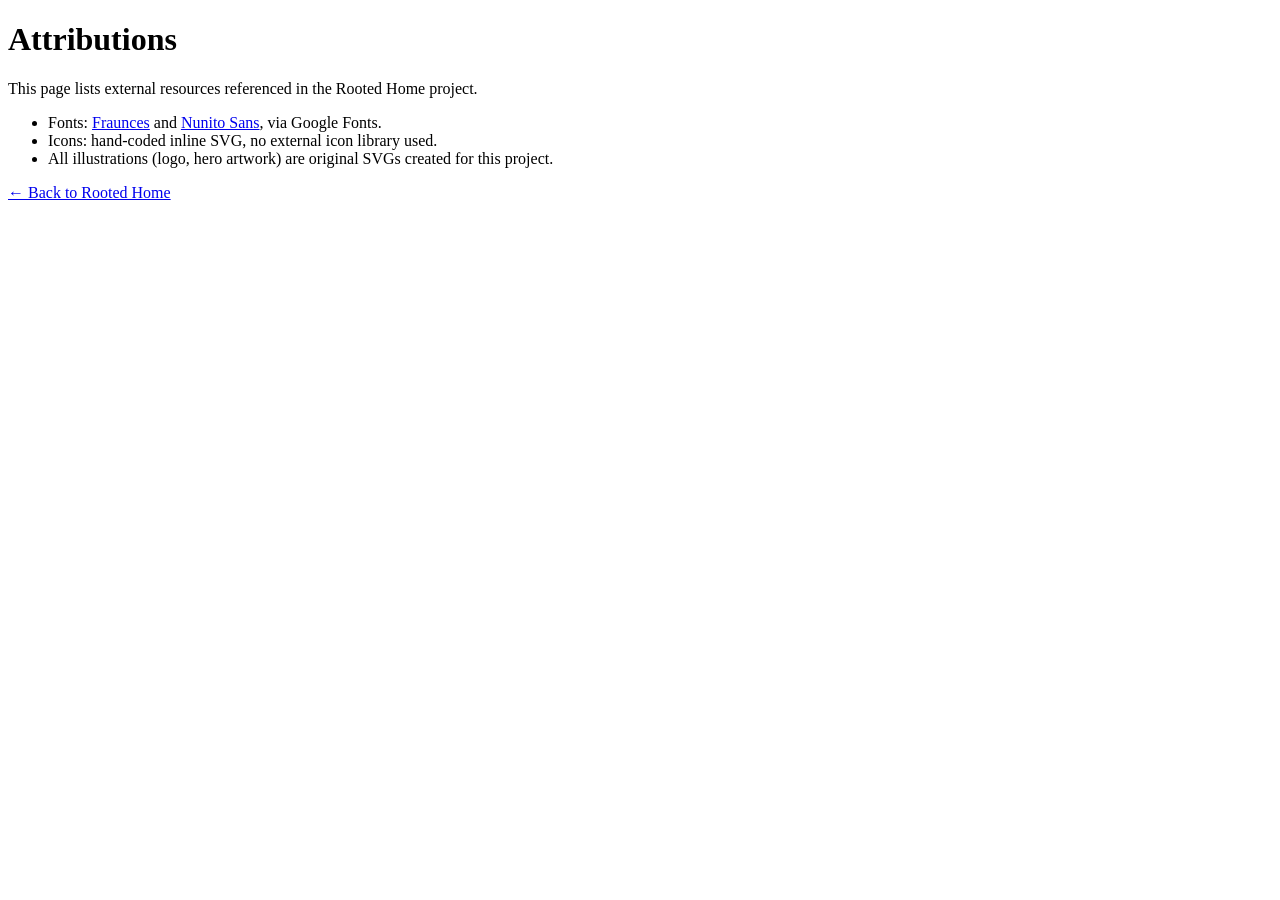
<file: final/attributions.html>
<!DOCTYPE html>
<html lang="en">
<head>
  <meta charset="UTF-8">
  <meta name="viewport" content="width=device-width, initial-scale=1.0">
  <title>Attributions | Rooted Home</title>
  <meta name="description" content="Sources and resources referenced in the Rooted Home project.">
  <meta name="author" content="Sam Tuala">
</head>
<body>
  <h1>Attributions</h1>
  <p>This page lists external resources referenced in the Rooted Home project.</p>
  <ul>
    <li>Fonts: <a href="https://fonts.google.com/specimen/Fraunces" target="_blank" rel="noopener">Fraunces</a> and <a href="https://fonts.google.com/specimen/Nunito+Sans" target="_blank" rel="noopener">Nunito Sans</a>, via Google Fonts.</li>
    <li>Icons: hand-coded inline SVG, no external icon library used.</li>
    <li>All illustrations (logo, hero artwork) are original SVGs created for this project.</li>
  </ul>
  <p><a href="index.html">&larr; Back to Rooted Home</a></p>
</body>
</html>
</file>
<file: styles/small.css>
:root {
  --ink: #14171C;
  --paper: #F7F5F0;
  --accent: #E8A33D;
  --accent-2: #3FB8AF;
  --muted: #6B7280;
  --line: #E4E0D6;

  --font-main: "Manrope", "Segoe UI", sans-serif;
}

@media (prefers-reduced-motion: reduce) {
  * {
    transition: none !important;
    animation: none !important;
  }
}

* {
  box-sizing: border-box;
}

body {
  margin: 0;
  background-color: var(--paper);
  color: var(--ink);
  font-family: var(--font-main);
  line-height: 1.6;
}

a {
  color: var(--ink);
  text-decoration: none;
  transition: color 0.15s ease;
}

a:hover,
a:focus-visible {
  color: var(--accent);
}

a:focus-visible,
button:focus-visible {
  outline: 3px solid var(--accent-2);
  outline-offset: 2px;
}

img {
  max-width: 100%;
  width: 100%;
  height: auto;
  display: block;
}

h1,
h2 {
  font-family: var(--font-main);
  font-weight: 800;
  line-height: 1.15;
}

/*  Header  */

header {
  display: flex;
  align-items: center;
  justify-content: space-between;
  flex-wrap: wrap;
  padding: 0.85rem 1.25rem;
  background-color: var(--ink);
  position: relative;
}

.brand {
  display: flex;
  align-items: center;
  gap: 0.65rem;
}

.logo {
  width: 40px;
  height: 40px;
  flex-shrink: 0;
  border-radius: 8px;
}

.site-name {
  font-family: var(--font-main);
  font-weight: 700;
  font-size: 1.15rem;
  color: var(--paper);
  letter-spacing: 0.02em;
}

/* Hamburger button */

.hamburger {
  width: 40px;
  height: 40px;
  background: transparent;
  border: none;
  display: flex;
  flex-direction: column;
  justify-content: center;
  align-items: center;
  gap: 5px;
  cursor: pointer;
  z-index: 20;
}

.hamburger span {
  display: block;
  width: 24px;
  height: 2.5px;
  background-color: var(--paper);
  border-radius: 2px;
  transition: transform 0.25s ease, opacity 0.25s ease;
}

.hamburger.open span:nth-child(1) {
  transform: translateY(7.5px) rotate(45deg);
}

.hamburger.open span:nth-child(2) {
  opacity: 0;
}

.hamburger.open span:nth-child(3) {
  transform: translateY(-7.5px) rotate(-45deg);
}

/* Nav — collapsed dropdown on small screens */

nav {
  width: 100%;
  max-height: 0;
  overflow: hidden;
  transition: max-height 0.3s ease;
  order: 3;
}

nav.open {
  max-height: 220px;
}

nav ul {
  list-style: none;
  margin: 0.75rem 0 0;
  padding: 0;
  display: flex;
  flex-direction: column;
  gap: 0.25rem;
}

nav a {
  display: block;
  padding: 0.65rem 0.5rem;
  color: var(--paper);
  font-weight: 500;
  border-top: 1px solid rgba(247, 245, 240, 0.12);
}

nav a[aria-current="page"] {
  color: var(--accent);
}

nav a:hover,
nav a:focus-visible {
  color: var(--accent);
}

nav#primaryNav {
  display: none;
}
nav#primaryNav.open {
  display: block; 
}
/* Main  */

main {
  max-width: 1100px;
  margin: 0 auto;
  padding: 1.75rem 1.25rem 3rem;
}

main > h1 {
  font-size: 2.1rem;
  margin: 0 0 1.25rem;
}

main section {
  display: grid;
  grid-template-columns: 48px 1fr;
  column-gap: 0.9rem;
  row-gap: 0.35rem;
  align-items: start;
  background-color: #fff;
  border: 1px solid var(--line);
  border-radius: 10px;
  padding: 1.25rem 1.35rem;
  margin-bottom: 1.1rem;
}

.icon-badge {
  grid-row: 1 / 3;
  width: 48px;
  height: 48px;
  display: flex;
  align-items: center;
  justify-content: center;
  background-color: var(--ink);
  color: var(--accent);
  border-radius: 50%;
  flex-shrink: 0;
}

main section h2 {
  margin: 0;
  font-size: 1.2rem;
  color: var(--ink);
  border-bottom: 3px solid var(--accent);
  display: inline-block;
  padding-bottom: 0.2rem;
  align-self: end;
}

main section p {
  grid-column: 2;
  color: var(--muted);
  margin: 0;
}

/*  Footer */

footer {
  background-color: var(--ink);
  color: var(--paper);
  padding: 1.75rem 1.25rem;
  text-align: center;
}

.social {
  display: flex;
  justify-content: center;
  gap: 1.1rem;
  margin-bottom: 1rem;
}

.social a {
  color: var(--paper);
}

.social a:hover,
.social a:focus-visible {
  color: var(--accent);
}

footer p {
  margin: 0.25rem 0;
  font-size: 0.85rem;
  color: rgba(247, 245, 240, 0.75);
}

/* Certificate  */

main section.certificate {
  display: block;
}

.certificate h2 {
  border-bottom: 3px solid var(--accent);
  display: inline-block;
  padding-bottom: 0.2rem;
  margin: 0 0 1rem;
}

.course-filters {
  display: flex;
  flex-wrap: wrap;
  gap: 0.6rem;
  margin-bottom: 1rem;
}

.filter-btn {
  font-family: var(--font-main);
  font-weight: 700;
  font-size: 0.85rem;
  color: var(--ink);
  background-color: var(--paper);
  border: 1px solid var(--line);
  border-radius: 999px;
  padding: 0.5rem 1.1rem;
  cursor: pointer;
  transition: background-color 0.15s ease, color 0.15s ease, border-color 0.15s ease;
}

.filter-btn:hover,
.filter-btn:focus-visible {
  border-color: var(--accent);
  color: var(--accent);
}

.filter-btn.active {
  background-color: var(--ink);
  border-color: var(--ink);
  color: var(--paper);
}

.course-summary {
  color: var(--muted);
  font-size: 0.9rem;
  margin: 0 0 1rem;
}

.course-list {
  display: grid;
  grid-template-columns: repeat(auto-fill, minmax(240px, 1fr));
  gap: 1rem;
}

.course-card {
  display: flex;
  flex-direction: column;
  gap: 0.5rem;
  background-color: #fff;
  color: var(--ink);
  border: 1px solid var(--line);
  border-left: 6px solid var(--accent);
  border-radius: 10px;
  padding: 1rem 1.1rem;
  min-width: 0;
}

.course-card h3 {
  margin: 0;
  font-size: 1.05rem;
  font-weight: 800;
}

.course-card .course-title {
  margin: 0;
  font-size: 0.9rem;
  font-weight: 600;
  color: var(--ink);
  overflow-wrap: anywhere;
}

.course-card .course-credits {
  margin: 0;
  font-size: 0.8rem;
  color: var(--muted);
}

.course-card .course-description {
  margin: 0;
  font-size: 0.85rem;
  line-height: 1.5;
  color: var(--muted);
}

.course-card .course-tech {
  margin: 0.25rem 0 0;
  font-size: 0.75rem;
  font-weight: 700;
  color: var(--ink);
  text-transform: uppercase;
  letter-spacing: 0.03em;
}

.course-card.completed {
  border-left-color: var(--accent-2);
}
</file>
<file: styles/larger.css>
@media screen and (min-width: 768px) {

  header {
    padding: 1rem 2rem;
  }

  .hamburger {
    display: none;
  }

  nav {
    width: auto;
    max-height: none;
    overflow: visible;
    order: 2;
  }

  nav ul {
    flex-direction: row;
    gap: 1.75rem;
    margin: 0;
  }

  nav a {
    padding: 0.35rem 0;
    border-top: none;
    position: relative;
  }

  nav a[aria-current="page"]::after,
  nav a:hover::after,
  nav a:focus-visible::after {
    content: "";
    position: absolute;
    left: 0;
    right: 0;
    bottom: -4px;
    height: 2px;
    background-color: var(--accent);
  }

  main {
    display: grid;
    grid-template-columns: repeat(2, 1fr);
    gap: 1.5rem;
    align-items: start;
    padding: 2.5rem 2rem 4rem;
  }

  main > h1 {
    grid-column: 1 / -1;
    grid-row: 1;
    font-size: 2.6rem;
    margin-bottom: 0.5rem;
  }

  main section.certificate {
    grid-column: 1 / -1;
    grid-row: 2;
  }

  main section.about {
    grid-column: 1;
    grid-row: 3;
  }

  main section.career {
    grid-column: 2;
    grid-row: 3;
  }

  main section {
    margin-bottom: 0;
  }

  .course-list {
    grid-template-columns: repeat(auto-fill, minmax(150px, 1fr));
  }

  footer {
    display: flex;
    align-items: center;
    justify-content: space-between;
    text-align: left;
    padding: 1.5rem 2.5rem;
  }

  .social {
    margin-bottom: 0;
    order: 1;
  }

  .copyright {
    order: 2;
  }

  .last-modified {
    order: 3;
  }
}
</file>
<file: chamber/styles/small.css>
:root {
  --primary: #0F6B72;
  --secondary: #E8734A;
  --bg: #FAF6EF;
  --text: #20242A;
  --line: #DDD4C4;
  --white: #FFFFFF;

  --font-main: "Work Sans", "Segoe UI", sans-serif;
}

@media (prefers-reduced-motion: reduce) {
  * {
    transition: none !important;
    animation: none !important;
  }
}

* {
  box-sizing: border-box;
}

body {
  margin: 0;
  background-color: var(--bg);
  color: var(--text);
  font-family: var(--font-main);
  line-height: 1.6;
}

a {
  color: var(--primary);
  text-decoration: none;
  transition: color 0.15s ease;
}

a:hover,
a:focus-visible {
  color: var(--secondary);
}

a:focus-visible,
button:focus-visible {
  outline: 3px solid var(--secondary);
  outline-offset: 2px;
}

img {
  max-width: 100%;
  height: auto;
  display: block;
}

h1,
h2 {
  font-family: var(--font-main);
  font-weight: 700;
  line-height: 1.2;
  margin: 0;
}

/*  Header  */

header {
  display: flex;
  align-items: center;
  justify-content: space-between;
  flex-wrap: wrap;
  padding: 0.85rem 1.25rem;
  background-color: var(--primary);
}

.brand {
  display: flex;
  align-items: center;
  gap: 0.65rem;
}

.logo {
  width: 42px;
  height: 42px;
  flex-shrink: 0;
}

.site-name {
  font-family: var(--font-main);
  font-weight: 700;
  font-size: 0.95rem;
  line-height: 1.25;
  color: var(--white);
}

.hamburger {
  width: 40px;
  height: 40px;
  background: transparent;
  border: none;
  display: flex;
  flex-direction: column;
  justify-content: center;
  align-items: center;
  gap: 5px;
  cursor: pointer;
  z-index: 20;
}

.hamburger span {
  display: block;
  width: 24px;
  height: 2.5px;
  background-color: var(--white);
  border-radius: 2px;
  transition: transform 0.25s ease, opacity 0.25s ease;
}

.hamburger.open span:nth-child(1) {
  transform: translateY(7.5px) rotate(45deg);
}

.hamburger.open span:nth-child(2) {
  opacity: 0;
}

.hamburger.open span:nth-child(3) {
  transform: translateY(-7.5px) rotate(-45deg);
}

nav {
  width: 100%;
  max-height: 0;
  overflow: hidden;
  transition: max-height 0.3s ease;
  order: 3;
}

nav.open {
  max-height: 220px;
}

nav ul {
  list-style: none;
  margin: 0.75rem 0 0;
  padding: 0;
  display: flex;
  flex-direction: column;
  gap: 0.25rem;
}

nav a {
  display: block;
  padding: 0.65rem 0.5rem;
  color: var(--white);
  font-weight: 500;
  border-top: 1px solid rgba(255, 255, 255, 0.15);
}

nav a[aria-current="page"] {
  color: var(--secondary);
}

nav a:hover,
nav a:focus-visible {
  color: var(--secondary);
}

/* Main / shared  */

main {
  max-width: 1100px;
  margin: 0 auto;
  padding: 1.5rem 1.25rem 3rem;
}

/* Home hero  */

.hero {
  position: relative;
  background-color: var(--primary);
  background-image: url("images/hero.svg");
  background-size: cover;
  background-position: center;
  color: var(--white);
  border-radius: 12px;
  padding: 2rem 1.5rem;
  margin-bottom: 1.5rem;
  overflow: hidden;
}

.hero::before {
  content: "";
  position: absolute;
  inset: 0;
  background: linear-gradient(180deg, rgba(11, 30, 32, 0.55), rgba(11, 30, 32, 0.75));
}

.hero h1,
.hero p,
.hero .cta {
  position: relative;
  z-index: 1;
}

.hero h1 {
  font-size: 1.6rem;
  margin-bottom: 0.75rem;
}

.hero p {
  color: rgba(255, 255, 255, 0.9);
  margin-bottom: 1.25rem;
}

.cta {
  display: inline-block;
  background-color: var(--secondary);
  color: var(--white);
  font-weight: 600;
  padding: 0.7rem 1.4rem;
  border-radius: 999px;
}

.cta:hover,
.cta:focus-visible {
  background-color: var(--white);
  color: var(--primary);
}

/* Home highlight cards */

.highlights {
  display: grid;
  gap: 1rem;
}

.highlight-card {
  background-color: var(--white);
  border: 1px solid var(--line);
  border-left: 6px solid var(--secondary);
  border-radius: 10px;
  padding: 1.1rem 1.25rem;
}

.highlight-card h2 {
  font-size: 1.1rem;
  margin-bottom: 0.4rem;
  color: var(--primary);
}

.highlight-card p {
  margin: 0;
  color: var(--text);
}

/*  Directory  */

.directory-header {
  display: flex;
  align-items: center;
  justify-content: space-between;
  flex-wrap: wrap;
  gap: 0.75rem;
  margin-bottom: 1.25rem;
}

.directory-header h1 {
  font-size: 1.8rem;
}

.view-toggle {
  display: flex;
  gap: 0.5rem;
}

.view-btn {
  font-family: var(--font-main);
  font-weight: 600;
  font-size: 0.85rem;
  color: var(--text);
  background-color: var(--white);
  border: 1px solid var(--line);
  border-radius: 8px;
  padding: 0.5rem 1.1rem;
  cursor: pointer;
  transition: background-color 0.15s ease, color 0.15s ease, border-color 0.15s ease;
}

.view-btn:hover,
.view-btn:focus-visible {
  border-color: var(--secondary);
  color: var(--secondary);
}

.view-btn.active {
  background-color: var(--primary);
  border-color: var(--primary);
  color: var(--white);
}

.directory-list.grid-view {
  display: grid;
  grid-template-columns: repeat(auto-fill, minmax(260px, 1fr));
  gap: 1rem;
}

.directory-list.list-view {
  display: flex;
  flex-direction: column;
  gap: 1rem;
}

.business-card {
  background-color: var(--white);
  border: 1px solid var(--line);
  border-radius: 10px;
  overflow: hidden;
}

.business-card-header {
  position: relative;
  background-color: #EDE7D9;
  padding: 0.85rem 1rem;
  border-bottom: 1px solid var(--line);
}

.business-card-header h2 {
  font-size: 1.05rem;
  color: var(--primary);
}

.business-card-header .tagline {
  margin: 0.15rem 0 0;
  font-size: 0.8rem;
  color: var(--text);
}

.badge {
  position: absolute;
  top: 0.7rem;
  right: 0.8rem;
  font-size: 0.65rem;
  font-weight: 700;
  text-transform: uppercase;
  letter-spacing: 0.03em;
  padding: 0.2rem 0.55rem;
  border-radius: 999px;
  background-color: var(--line);
  color: var(--text);
}

.business-card.level-2 .badge {
  background-color: #C9CDD3;
  color: var(--text);
}

.business-card.level-3 .badge {
  background-color: var(--secondary);
  color: var(--white);
}

.business-card-body {
  display: grid;
  grid-template-columns: 72px 1fr;
  gap: 0.75rem;
  padding: 0.85rem 1rem;
}

.business-image {
  width: 72px;
  height: 72px;
  border-radius: 6px;
  background-color: var(--bg);
  border: 1px solid var(--line);
  background-image: linear-gradient(45deg, transparent 47%, var(--line) 49%, var(--line) 51%, transparent 53%),
    linear-gradient(-45deg, transparent 47%, var(--line) 49%, var(--line) 51%, transparent 53%);
}

.business-details {
  list-style: none;
  margin: 0;
  padding: 0;
  font-size: 0.8rem;
  color: var(--text);
  display: flex;
  flex-direction: column;
  gap: 0.25rem;
  overflow-wrap: anywhere;
}

/* Footer */

footer {
  background-color: var(--primary);
  color: var(--white);
  padding: 1.75rem 1.25rem;
  display: grid;
  gap: 1.25rem;
  text-align: center;
}

.footer-info p,
.footer-meta p {
  margin: 0.2rem 0;
  font-size: 0.85rem;
  color: rgba(255, 255, 255, 0.85);
}

.social {
  display: flex;
  justify-content: center;
  gap: 1.1rem;
}

.social a {
  color: var(--white);
}

.social a:hover,
.social a:focus-visible {
  color: var(--secondary);
}

/* Join form  */

.join-intro {
  color: var(--text);
  margin: 0.5rem 0 1.5rem;
}

.required-mark {
  color: var(--secondary);
}

.join-layout {
  display: grid;
  gap: 1.75rem;
}

.join-form {
  display: flex;
  flex-direction: column;
  gap: 1.1rem;
  background-color: var(--white);
  border: 1px solid var(--line);
  border-radius: 10px;
  padding: 1.5rem;
}

.join-form label {
  display: flex;
  flex-direction: column;
  gap: 0.35rem;
  font-weight: 600;
  font-size: 0.9rem;
  color: var(--text);
}

.join-form input,
.join-form select,
.join-form textarea {
  font-family: var(--font-main);
  font-size: 0.95rem;
  font-weight: 400;
  color: var(--text);
  background-color: var(--bg);
  border: 1px solid var(--line);
  border-radius: 8px;
  padding: 0.6rem 0.75rem;
}

.join-form input:focus-visible,
.join-form select:focus-visible,
.join-form textarea:focus-visible {
  outline: 2px solid var(--secondary);
  outline-offset: 1px;
}

.join-form textarea {
  resize: vertical;
  min-height: 100px;
}

.join-form .cta {
  align-self: flex-start;
  border: none;
  font-family: var(--font-main);
  font-size: 0.95rem;
  cursor: pointer;
  margin-top: 0.5rem;
}

/* Membership cards*/

.membership-cards {
  display: grid;
  grid-template-columns: repeat(2, 1fr);
  gap: 1rem;
}

.membership-card {
  background-color: var(--white);
  border: 1px solid var(--line);
  border-radius: 10px;
  padding: 1.1rem 1rem;
  text-align: center;
  opacity: 0;
  transform: translateY(16px);
  animation: cardEnter 0.5s ease forwards;
}

.membership-card.level-np { animation-delay: 0.05s; }
.membership-card.level-bronze { animation-delay: 0.2s; }
.membership-card.level-silver { animation-delay: 0.35s; }
.membership-card.level-gold { animation-delay: 0.5s; }

@keyframes cardEnter {
  to {
    opacity: 1;
    transform: translateY(0);
  }
}

.membership-card h2 {
  font-size: 1rem;
  color: var(--primary);
  margin-bottom: 0.35rem;
}

.membership-card .price {
  font-weight: 700;
  color: var(--secondary);
  margin: 0 0 0.75rem;
}

.modal-link {
  font-family: var(--font-main);
  font-weight: 600;
  font-size: 0.8rem;
  color: var(--white);
  background-color: var(--primary);
  border: none;
  border-radius: 999px;
  padding: 0.45rem 1rem;
  cursor: pointer;
  transition: background-color 0.15s ease;
}

.modal-link:hover,
.modal-link:focus-visible {
  background-color: var(--secondary);
}

/* Membership dialogs  */

.membership-dialog {
  border: none;
  border-radius: 12px;
  padding: 1.5rem;
  max-width: 420px;
  width: 90vw;
  color: var(--text);
  font-family: var(--font-main);
}

.membership-dialog::backdrop {
  background-color: rgba(11, 30, 32, 0.6);
}

.membership-dialog h2 {
  color: var(--primary);
  margin-bottom: 0.3rem;
}

.membership-dialog .price {
  font-weight: 700;
  color: var(--secondary);
  margin: 0 0 1rem;
}

.membership-dialog ul {
  margin: 0 0 1.25rem;
  padding-left: 1.1rem;
  display: flex;
  flex-direction: column;
  gap: 0.4rem;
}

.dialog-close {
  font-family: var(--font-main);
  font-weight: 600;
  font-size: 0.85rem;
  color: var(--white);
  background-color: var(--primary);
  border: none;
  border-radius: 8px;
  padding: 0.5rem 1.1rem;
  cursor: pointer;
}

.dialog-close:hover,
.dialog-close:focus-visible {
  background-color: var(--secondary);
}

/* Thank you page  */

.thankyou {
  background-color: var(--white);
  border: 1px solid var(--line);
  border-radius: 10px;
  padding: 1.75rem 1.5rem;
  max-width: 620px;
  margin: 0 auto;
  text-align: center;
}

.thankyou h1 {
  color: var(--primary);
  margin-bottom: 0.5rem;
}

.submission-summary {
  margin: 1.5rem 0;
  text-align: left;
  display: flex;
  flex-direction: column;
  gap: 0.6rem;
}

.summary-row {
  display: grid;
  grid-template-columns: 130px 1fr;
  gap: 0.75rem;
  padding-bottom: 0.6rem;
  border-bottom: 1px solid var(--line);
}

.summary-row dt {
  font-weight: 700;
  color: var(--primary);
  font-size: 0.85rem;
}

.summary-row dd {
  margin: 0;
  font-size: 0.9rem;
  overflow-wrap: anywhere;
}
</file>
<file: chamber/styles/larger.css>
@media screen and (min-width: 768px) {

  header {
    padding: 1rem 2rem;
  }

  .hamburger {
    display: none;
  }

  nav {
    width: auto;
    max-height: none;
    overflow: visible;
    order: 2;
  }

  nav ul {
    flex-direction: row;
    gap: 1.75rem;
    margin: 0;
  }

  nav a {
    padding: 0.35rem 0;
    border-top: none;
    position: relative;
  }

  nav a[aria-current="page"]::after,
  nav a:hover::after,
  nav a:focus-visible::after {
    content: "";
    position: absolute;
    left: 0;
    right: 0;
    bottom: -4px;
    height: 2px;
    background-color: var(--secondary);
  }

  main {
    padding: 2.5rem 2rem 4rem;
  }

  .hero {
    padding: 3rem 3rem;
  }

  .hero h1 {
    font-size: 2.4rem;
    max-width: 34ch;
  }

  .hero p {
    max-width: 50ch;
    font-size: 1.05rem;
  }

  .highlights {
    grid-template-columns: repeat(3, 1fr);
  }

  .directory-header h1 {
    font-size: 2.2rem;
  }

  .directory-list.grid-view {
    grid-template-columns: repeat(auto-fill, minmax(300px, 1fr));
  }

  .business-card-body {
    grid-template-columns: 96px 1fr;
  }

  .business-image {
    width: 96px;
    height: 96px;
  }

  footer {
    grid-template-columns: 1fr auto 1fr;
    align-items: center;
    text-align: left;
    padding: 1.5rem 2.5rem;
  }

  .footer-meta {
    text-align: right;
  }

  .join-layout {
    grid-template-columns: 2fr 1fr;
    align-items: start;
  }

  .membership-cards {
    grid-template-columns: 1fr;
  }
}
</file>
<file: chamber/styles/medium.css>
/* Medium screens 641px to 1024px  */

@media screen and (min-width: 641px) {

  
  .discover-grid {
    grid-template-columns: repeat(2, 1fr);
    grid-template-areas:
      "c1 c1"
      "c2 c3"
      "c4 c4"
      "c5 c6"
      "c7 c8";
  }

  .place-card figure {
    border-radius: 8px;
  }

  /* Hover effect on gallery images */
  .place-card img {
    transition: transform 0.35s ease, filter 0.35s ease;
  }

  .place-card img:hover {
    transform: scale(1.08);
    filter: brightness(1.08) saturate(1.2);
  }
}
</file>
